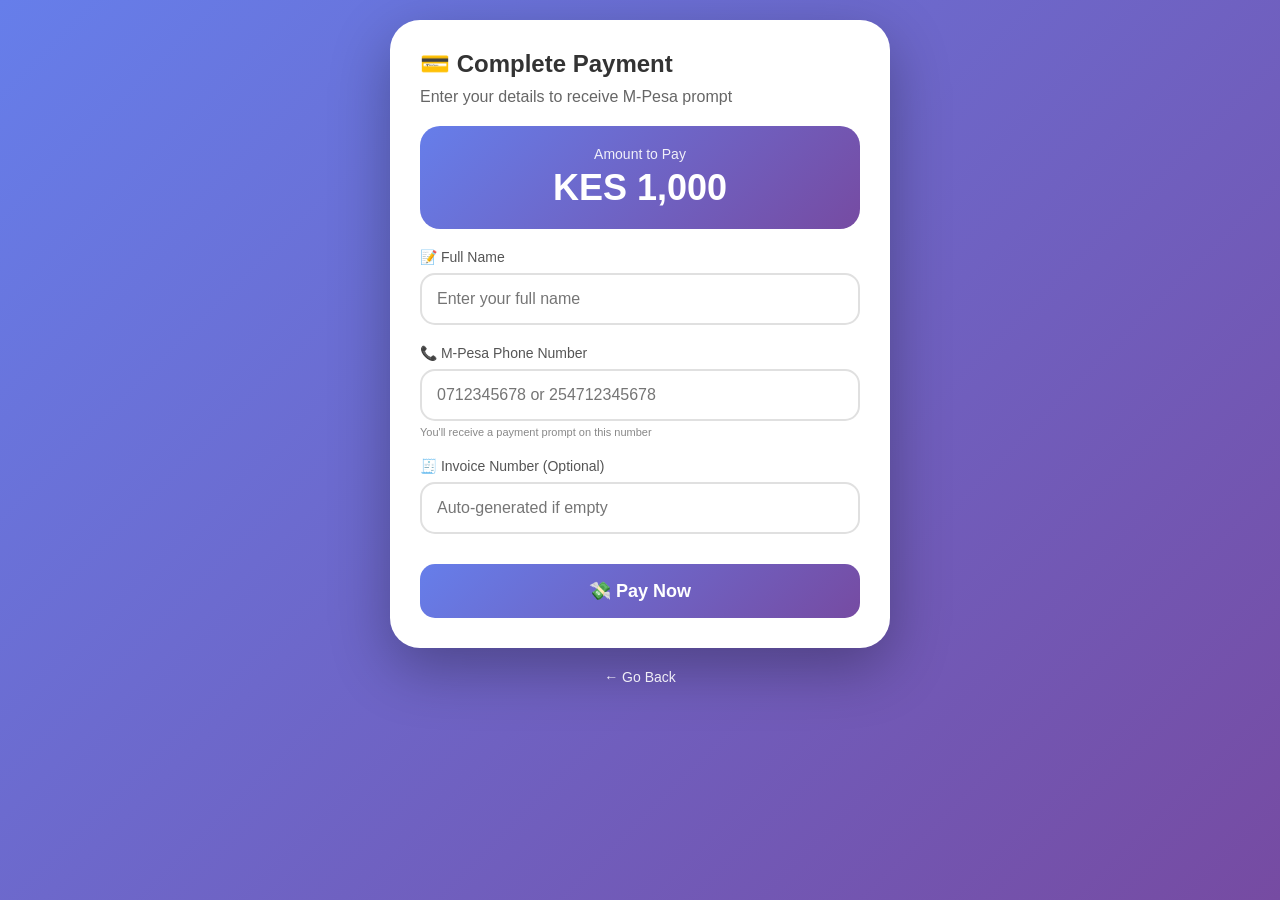
<file: payment.html>
<!DOCTYPE html>
<html lang="en">
<head>
    <meta charset="UTF-8">
    <meta name="viewport" content="width=device-width, initial-scale=1.0, user-scalable=yes">
    <title>Complete Your Payment</title>
    <style>
        * {
            margin: 0;
            padding: 0;
            box-sizing: border-box;
        }

        body {
            font-family: -apple-system, BlinkMacSystemFont, 'Segoe UI', Roboto, sans-serif;
            background: linear-gradient(135deg, #667eea 0%, #764ba2 100%);
            min-height: 100vh;
            padding: 20px;
        }

        .container {
            max-width: 500px;
            margin: 0 auto;
        }

        .payment-card {
            background: white;
            border-radius: 30px;
            padding: 30px;
            box-shadow: 0 20px 60px rgba(0,0,0,0.3);
            animation: slideUp 0.5s ease;
        }

        @keyframes slideUp {
            from {
                opacity: 0;
                transform: translateY(30px);
            }
            to {
                opacity: 1;
                transform: translateY(0);
            }
        }

        h2 {
            color: #333;
            margin-bottom: 10px;
            font-size: 24px;
        }

        .amount-box {
            background: linear-gradient(135deg, #667eea 0%, #764ba2 100%);
            color: white;
            padding: 20px;
            border-radius: 20px;
            text-align: center;
            margin: 20px 0;
        }

        .amount-label {
            font-size: 14px;
            opacity: 0.9;
        }

        .amount-value {
            font-size: 36px;
            font-weight: bold;
            margin-top: 5px;
        }

        .form-group {
            margin-bottom: 20px;
        }

        label {
            display: block;
            margin-bottom: 8px;
            color: #555;
            font-weight: 500;
            font-size: 14px;
        }

        input, select {
            width: 100%;
            padding: 15px;
            border: 2px solid #e0e0e0;
            border-radius: 15px;
            font-size: 16px;
            transition: all 0.3s;
        }

        input:focus {
            outline: none;
            border-color: #667eea;
            box-shadow: 0 0 0 3px rgba(102,126,234,0.1);
        }

        button {
            width: 100%;
            padding: 16px;
            background: linear-gradient(135deg, #667eea 0%, #764ba2 100%);
            color: white;
            border: none;
            border-radius: 15px;
            font-size: 18px;
            font-weight: 600;
            cursor: pointer;
            transition: transform 0.2s, box-shadow 0.2s;
            margin-top: 10px;
        }

        button:active {
            transform: scale(0.98);
        }

        button:disabled {
            opacity: 0.6;
            cursor: not-allowed;
        }

        .status {
            margin-top: 20px;
            padding: 15px;
            border-radius: 15px;
            text-align: center;
            font-size: 14px;
            display: none;
        }

        .status.success {
            background: #d4edda;
            color: #155724;
            border: 1px solid #c3e6cb;
            display: block;
        }

        .status.error {
            background: #f8d7da;
            color: #721c24;
            border: 1px solid #f5c6cb;
            display: block;
        }

        .status.info {
            background: #d1ecf1;
            color: #0c5460;
            border: 1px solid #bee5eb;
            display: block;
        }

        .spinner {
            display: inline-block;
            width: 20px;
            height: 20px;
            border: 3px solid rgba(255,255,255,0.3);
            border-radius: 50%;
            border-top-color: white;
            animation: spin 0.8s linear infinite;
            margin-left: 10px;
            vertical-align: middle;
        }

        @keyframes spin {
            to { transform: rotate(360deg); }
        }

        .back-link {
            text-align: center;
            margin-top: 20px;
        }

        .back-link a {
            color: white;
            text-decoration: none;
            font-size: 14px;
            opacity: 0.9;
        }

        small {
            display: block;
            margin-top: 5px;
            color: #888;
            font-size: 11px;
        }

        .invoice-details {
            background: #f8f9fa;
            padding: 15px;
            border-radius: 15px;
            margin: 15px 0;
        }
    </style>
</head>
<body>
    <div class="container">
        <div class="payment-card">
            <h2>💳 Complete Payment</h2>
            <p style="color: #666; margin-bottom: 20px;">Enter your details to receive M-Pesa prompt</p>
            
            <div class="amount-box">
                <div class="amount-label">Amount to Pay</div>
                <div class="amount-value" id="displayAmount">KES 0</div>
            </div>
            
            <form id="paymentForm">
                <div class="form-group">
                    <label>📝 Full Name</label>
                    <input type="text" id="fullName" required placeholder="Enter your full name">
                </div>
                
                <div class="form-group">
                    <label>📞 M-Pesa Phone Number</label>
                    <input type="tel" id="phoneNumber" required placeholder="0712345678 or 254712345678">
                    <small>You'll receive a payment prompt on this number</small>
                </div>
                
                <div class="form-group">
                    <label>🧾 Invoice Number (Optional)</label>
                    <input type="text" id="invoiceNumber" placeholder="Auto-generated if empty">
                </div>
                
                <div class="invoice-details" id="invoicePreview" style="display: none;">
                    <small>📄 Invoice: <span id="invoiceNumberDisplay"></span></small>
                </div>
                
                <button type="submit" id="payBtn">
                    <span>💸 Pay Now</span>
                    <span class="spinner" style="display: none;"></span>
                </button>
            </form>
            
            <div id="statusMessage" class="status"></div>
        </div>
        
        <div class="back-link">
            <a href="#" onclick="history.back()">← Go Back</a>
        </div>
    </div>

    <script>
        // Get amount from URL parameter
        const urlParams = new URLSearchParams(window.location.search);
        let amount = urlParams.get('amount');
        
        // Set default amount if not specified
        if (!amount || isNaN(amount)) {
            amount = 1000; // Default amount
        }
        
        // Display the amount
        document.getElementById('displayAmount').innerHTML = `KES ${parseInt(amount).toLocaleString()}`;
        
        // Generate random invoice number
        function generateInvoiceNumber() {
            const date = new Date();
            const timestamp = date.getTime().toString().slice(-6);
            const random = Math.floor(Math.random() * 1000);
            return `INV-${timestamp}-${random}`;
        }
        
        // Format phone number to international format
        function formatPhoneNumber(phone) {
            let cleaned = phone.replace(/\D/g, '');
            
            if (cleaned.startsWith('0')) {
                cleaned = '254' + cleaned.substring(1);
            } else if (cleaned.startsWith('7')) {
                cleaned = '254' + cleaned;
            } else if (!cleaned.startsWith('254')) {
                cleaned = '254' + cleaned;
            }
            
            return cleaned;
        }
        
        // Handle form submission
        document.getElementById('paymentForm').addEventListener('submit', async (e) => {
            e.preventDefault();
            
            const fullName = document.getElementById('fullName').value;
            let phoneNumber = document.getElementById('phoneNumber').value;
            let invoiceNumber = document.getElementById('invoiceNumber').value;
            
            // Generate invoice if empty
            if (!invoiceNumber) {
                invoiceNumber = generateInvoiceNumber();
                document.getElementById('invoiceNumberDisplay').innerText = invoiceNumber;
                document.getElementById('invoicePreview').style.display = 'block';
            }
            
            // Format phone
            phoneNumber = formatPhoneNumber(phoneNumber);
            
            // Get button elements
            const payBtn = document.getElementById('payBtn');
            const btnText = payBtn.querySelector('span:first-child');
            const spinner = payBtn.querySelector('.spinner');
            const statusDiv = document.getElementById('statusMessage');
            
            // Show loading
            btnText.style.display = 'none';
            spinner.style.display = 'inline-block';
            payBtn.disabled = true;
            statusDiv.style.display = 'none';
            statusDiv.className = 'status';
            
            // Prepare payment data
            const paymentData = {
                name: fullName,
                phone: phoneNumber,
                invoice: invoiceNumber,
                amount: parseInt(amount),
                timestamp: new Date().toISOString()
            };
            
            // Save to localStorage for record keeping
            savePaymentRecord(paymentData);
            
            // Simulate payment processing (Replace with actual API call)
            setTimeout(() => {
                // This is where you'd call your M-Pesa API
                // For now, show success message
                statusDiv.innerHTML = `
                    ✅ <strong>Payment initiated!</strong><br>
                    An M-Pesa prompt has been sent to ${phoneNumber}.<br>
                    Please check your phone and enter your PIN to complete payment.<br>
                    <small>Reference: ${invoiceNumber}</small>
                `;
                statusDiv.className = 'status success';
                statusDiv.style.display = 'block';
                
                // Reset button
                btnText.style.display = 'inline';
                spinner.style.display = 'none';
                payBtn.disabled = false;
                
                // Clear form after 2 seconds
                setTimeout(() => {
                    document.getElementById('paymentForm').reset();
                    document.getElementById('invoicePreview').style.display = 'none';
                }, 3000);
                
            }, 2000);
            
            /* ACTUAL M-PESA API INTEGRATION (Uncomment when you have backend)
            try {
                const response = await fetch('YOUR_BACKEND_URL/api/initiate-payment', {
                    method: 'POST',
                    headers: { 'Content-Type': 'application/json' },
                    body: JSON.stringify(paymentData)
                });
                
                const result = await response.json();
                
                if (result.success) {
                    statusDiv.innerHTML = `
                        ✅ Payment prompt sent to ${phoneNumber}!<br>
                        Check your phone and enter PIN to complete payment.<br>
                        Transaction ID: ${result.transactionId}
                    `;
                    statusDiv.className = 'status success';
                } else {
                    throw new Error(result.message);
                }
            } catch (error) {
                statusDiv.innerHTML = `❌ Error: ${error.message}. Please try again.`;
                statusDiv.className = 'status error';
            } finally {
                btnText.style.display = 'inline';
                spinner.style.display = 'none';
                payBtn.disabled = false;
            }
            */
        });
        
        // Save payment record to localStorage
        function savePaymentRecord(data) {
            let payments = JSON.parse(localStorage.getItem('qr_payments') || '[]');
            payments.unshift({
                ...data,
                id: Date.now(),
                status: 'pending'
            });
            // Keep last 50 records
            payments = payments.slice(0, 50);
            localStorage.setItem('qr_payments', JSON.stringify(payments));
        }
        
        // Auto-generate invoice if user leaves field empty
        document.getElementById('invoiceNumber').addEventListener('blur', function() {
            if (!this.value) {
                const invoice = generateInvoiceNumber();
                this.value = invoice;
                document.getElementById('invoiceNumberDisplay').innerText = invoice;
                document.getElementById('invoicePreview').style.display = 'block';
            }
        });
        
        // Phone number formatting helper
        document.getElementById('phoneNumber').addEventListener('input', function(e) {
            let value = this.value.replace(/\D/g, '');
            if (value.startsWith('254') && value.length > 12) {
                value = value.slice(0, 12);
            } else if (value.length > 10 && !value.startsWith('254')) {
                value = value.slice(0, 10);
            }
            this.value = value;
        });
    </script>
</body>
</html>
</file>
